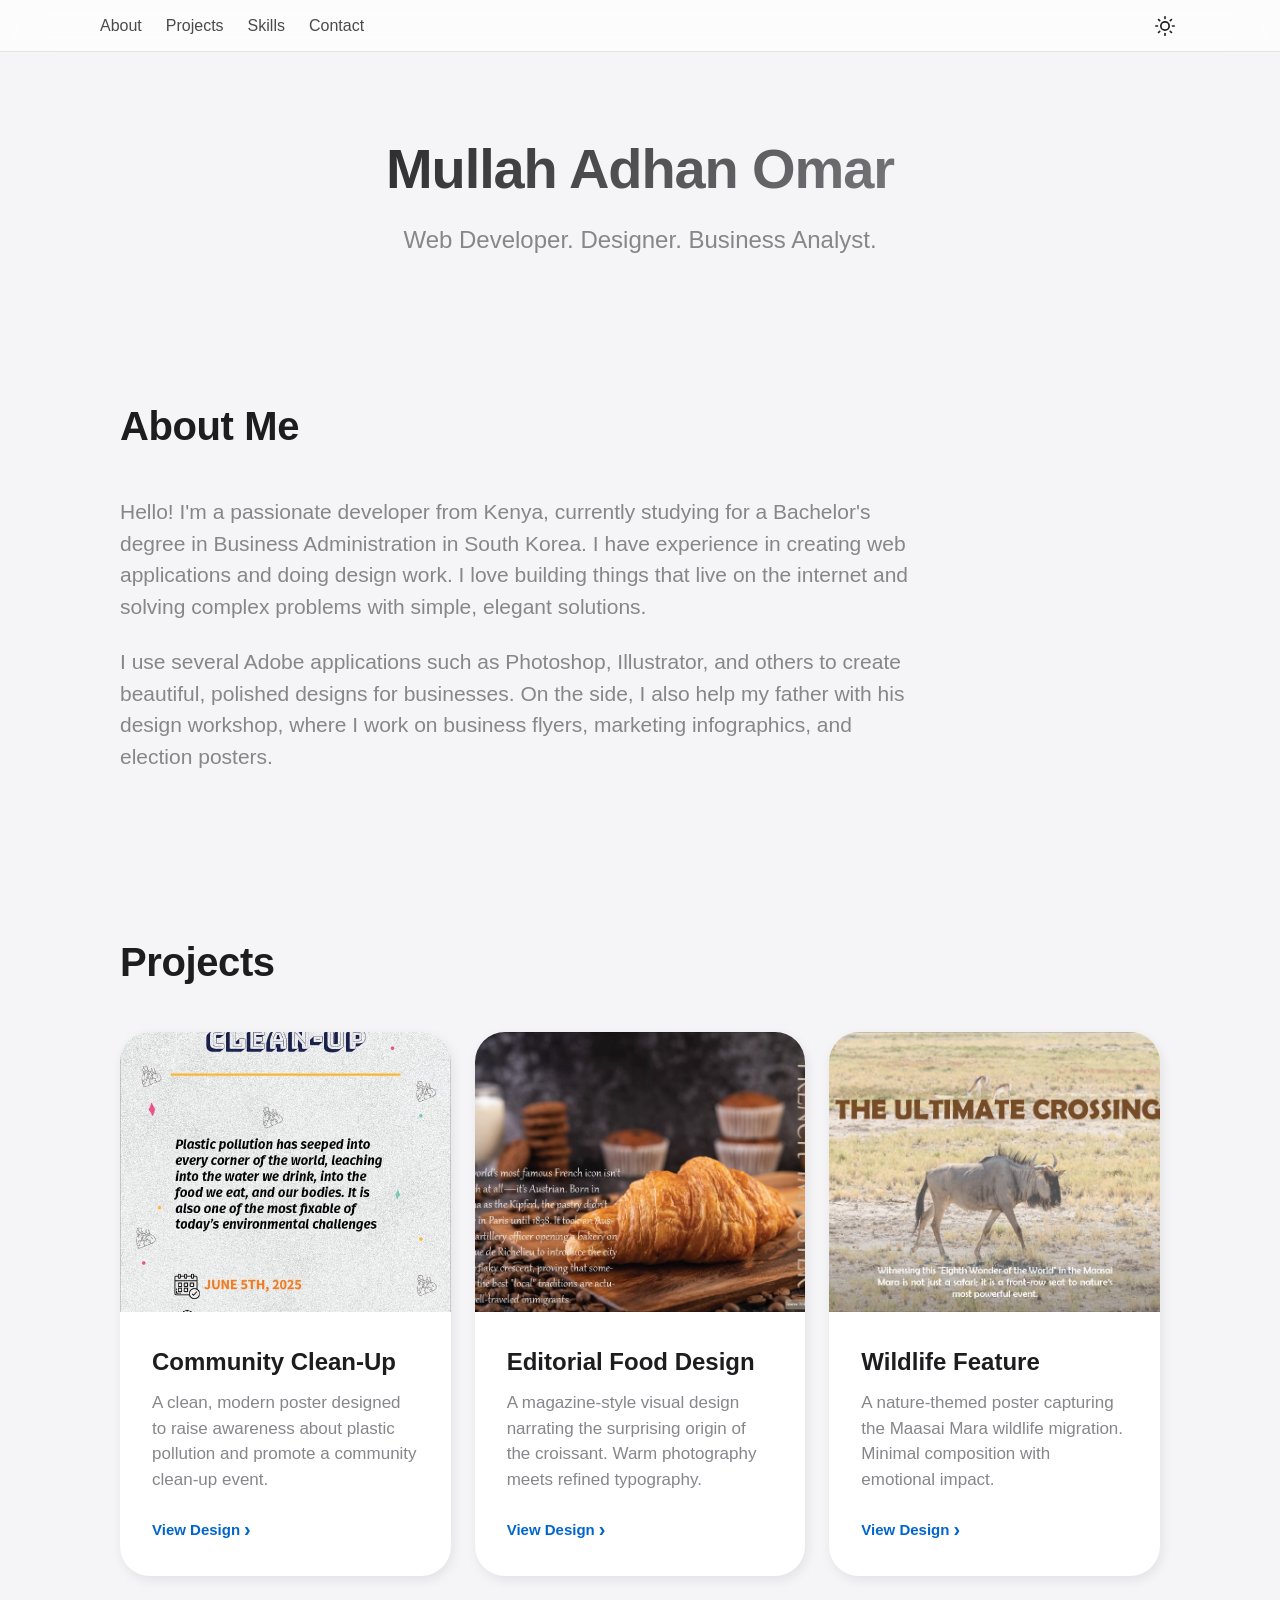
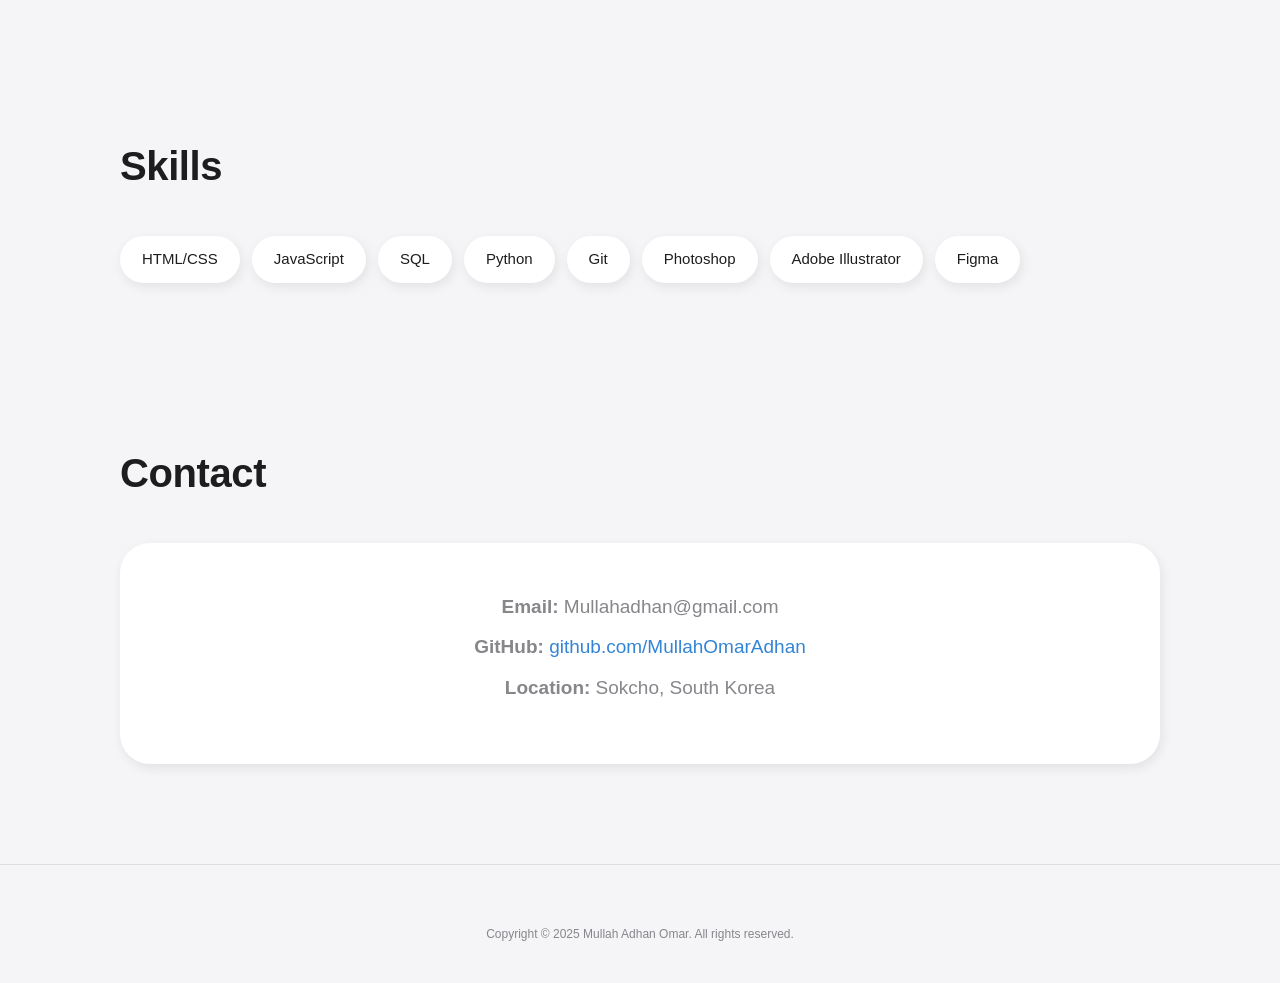
<file: index.html>
<!DOCTYPE html>
<html lang="en" data-theme="light">
<head>
    <meta charset="UTF-8">
    <meta name="viewport" content="width=device-width, initial-scale=1.0">
    <title>Mullah Adhan Omar - Portfolio</title>
    <link rel="stylesheet" href="styles/portfolio.css">
    <link rel="icon" type="image/x-icon" href="/images/favicon.ico">
</head>
<body>

    <nav>
        <div class="nav-links">
            <a href="#about">About</a>
            <a href="#projects">Projects</a>
            <a href="#skills">Skills</a>
            <a href="#contact">Contact</a>
        </div>
        
        <button id="theme-toggle" class="theme-toggle" aria-label="Toggle Dark Mode">
            <svg id="icon-sun" xmlns="http://www.w3.org/2000/svg" width="20" height="20" viewBox="0 0 24 24" fill="none" stroke="currentColor" stroke-width="2" stroke-linecap="round" stroke-linejoin="round" style="display: block;"><circle cx="12" cy="12" r="5"></circle><line x1="12" y1="1" x2="12" y2="3"></line><line x1="12" y1="21" x2="12" y2="23"></line><line x1="4.22" y1="4.22" x2="5.64" y2="5.64"></line><line x1="18.36" y1="18.36" x2="19.78" y2="19.78"></line><line x1="1" y1="12" x2="3" y2="12"></line><line x1="21" y1="12" x2="23" y2="12"></line><line x1="4.22" y1="19.78" x2="5.64" y2="18.36"></line><line x1="18.36" y1="5.64" x2="19.78" y2="4.22"></line></svg>
            <svg id="icon-moon" xmlns="http://www.w3.org/2000/svg" width="20" height="20" viewBox="0 0 24 24" fill="none" stroke="currentColor" stroke-width="2" stroke-linecap="round" stroke-linejoin="round" style="display: none;"><path d="M21 12.79A9 9 0 1 1 11.21 3 7 7 0 0 0 21 12.79z"></path></svg>
        </button>
    </nav>

    <header class="reveal">
        <h1>Mullah Adhan Omar</h1>
        <p>Web Developer. Designer. Business Analyst.</p>
    </header>

    <div class="container">
        <section id="about" class="reveal">
            <h2>About Me</h2>
            <div class="about-content">
                <p>Hello! I'm a passionate developer from Kenya, currently studying for a Bachelor's degree in Business Administration in South Korea. I have experience in creating web applications and doing design work. I love building things that live on the internet and solving complex problems with simple, elegant solutions.</p>
                <p>I use several Adobe applications such as Photoshop, Illustrator, and others to create beautiful, polished designs for businesses. On the side, I also help my father with his design workshop, where I work on business flyers, marketing infographics, and election posters.</p>
            </div>
        </section>

        <section id="projects">
            <h2 class="reveal">Projects</h2>
            <div class="projects">
                <div class="project-card reveal">
                    <img src="images/CommunityCleanUpEnvironmentalPoster.jpeg" alt="Community Clean-Up" class="project-image">
                    <div class="project-content">
                        <h3>Community Clean-Up</h3>
                        <p>A clean, modern poster designed to raise awareness about plastic pollution and promote a community clean-up event.</p>
                        <span class="project-link-fake">View Design</span>
                    </div>
                </div>
                <div class="project-card reveal">
                    <img src="images/EditorialFoodDesign.jpeg" alt="Editorial Food Design" class="project-image">
                    <div class="project-content">
                        <h3>Editorial Food Design</h3>
                        <p>A magazine-style visual design narrating the surprising origin of the croissant. Warm photography meets refined typography.</p>
                        <span class="project-link-fake">View Design</span>
                    </div>
                </div>
                <div class="project-card reveal">
                    <img src="images/CrossingWildlife.jpeg" alt="Wildlife Feature" class="project-image">
                    <div class="project-content">
                        <h3>Wildlife Feature</h3>
                        <p>A nature-themed poster capturing the Maasai Mara wildlife migration. Minimal composition with emotional impact.</p>
                        <span class="project-link-fake">View Design</span>
                    </div>
                </div>
                <!-- <div class="project-card reveal">
                    <img src="images/projectManagement.png" alt="Pan Europa" class="project-image">
                    <div class="project-content">
                        <h3>Pan Europa</h3>
                        <p>Convincing investors to approve budget for the new project</p>
                        <a href="project.html" target="_blank"> <span class="project-link-fake">View Design</span></a>
                    </div>
                </div> -->
                <!-- <div class="project-card reveal">
                    <img src="images/projectManagement.png" alt="Pan Europa" class="project-image">
                    <div class="project-content">
                        <h3>Growth Strategy for Start-Ups</h3>
                        <p>Analysis of Solutions for Scalability, Marketing, And Risk Management</p>
                        <a href="research.html" target="_blank"> <span class="project-link-fake">View Design</span></a>
                    </div>
                </div> -->
            </div>
        </section>

        <section id="skills" class="reveal">
            <h2>Skills</h2>
            <div class="skills-list">
                <span class="skill">HTML/CSS</span>
                <span class="skill">JavaScript</span>
                <!-- <span class="skill">React</span> -->
                <span class="skill">SQL</span>
                <span class="skill">Python</span>
                <span class="skill">Git</span>
                <span class="skill">Photoshop</span>
                <span class="skill">Adobe Illustrator</span>
                <span class="skill">Figma</span>
            </div>
        </section>

        <section id="contact" class="reveal">
            <h2>Contact</h2>
            <div class="contact-info">
                <p><strong>Email:</strong> Mullahadhan@gmail.com</p>
                <p><strong>GitHub:</strong> <a href="https://github.com/OmarMullahAdhan" target="_blank">github.com/MullahOmarAdhan</a></p>
                <p><strong>Location:</strong> Sokcho, South Korea</p>
            </div>
        </section>
    </div>

    <footer>
        <p>Copyright © 2025 Mullah Adhan Omar. All rights reserved.</p>
    </footer>

    <script src="scripts/portfolio.js"></script>
</body>
</html>
</file>
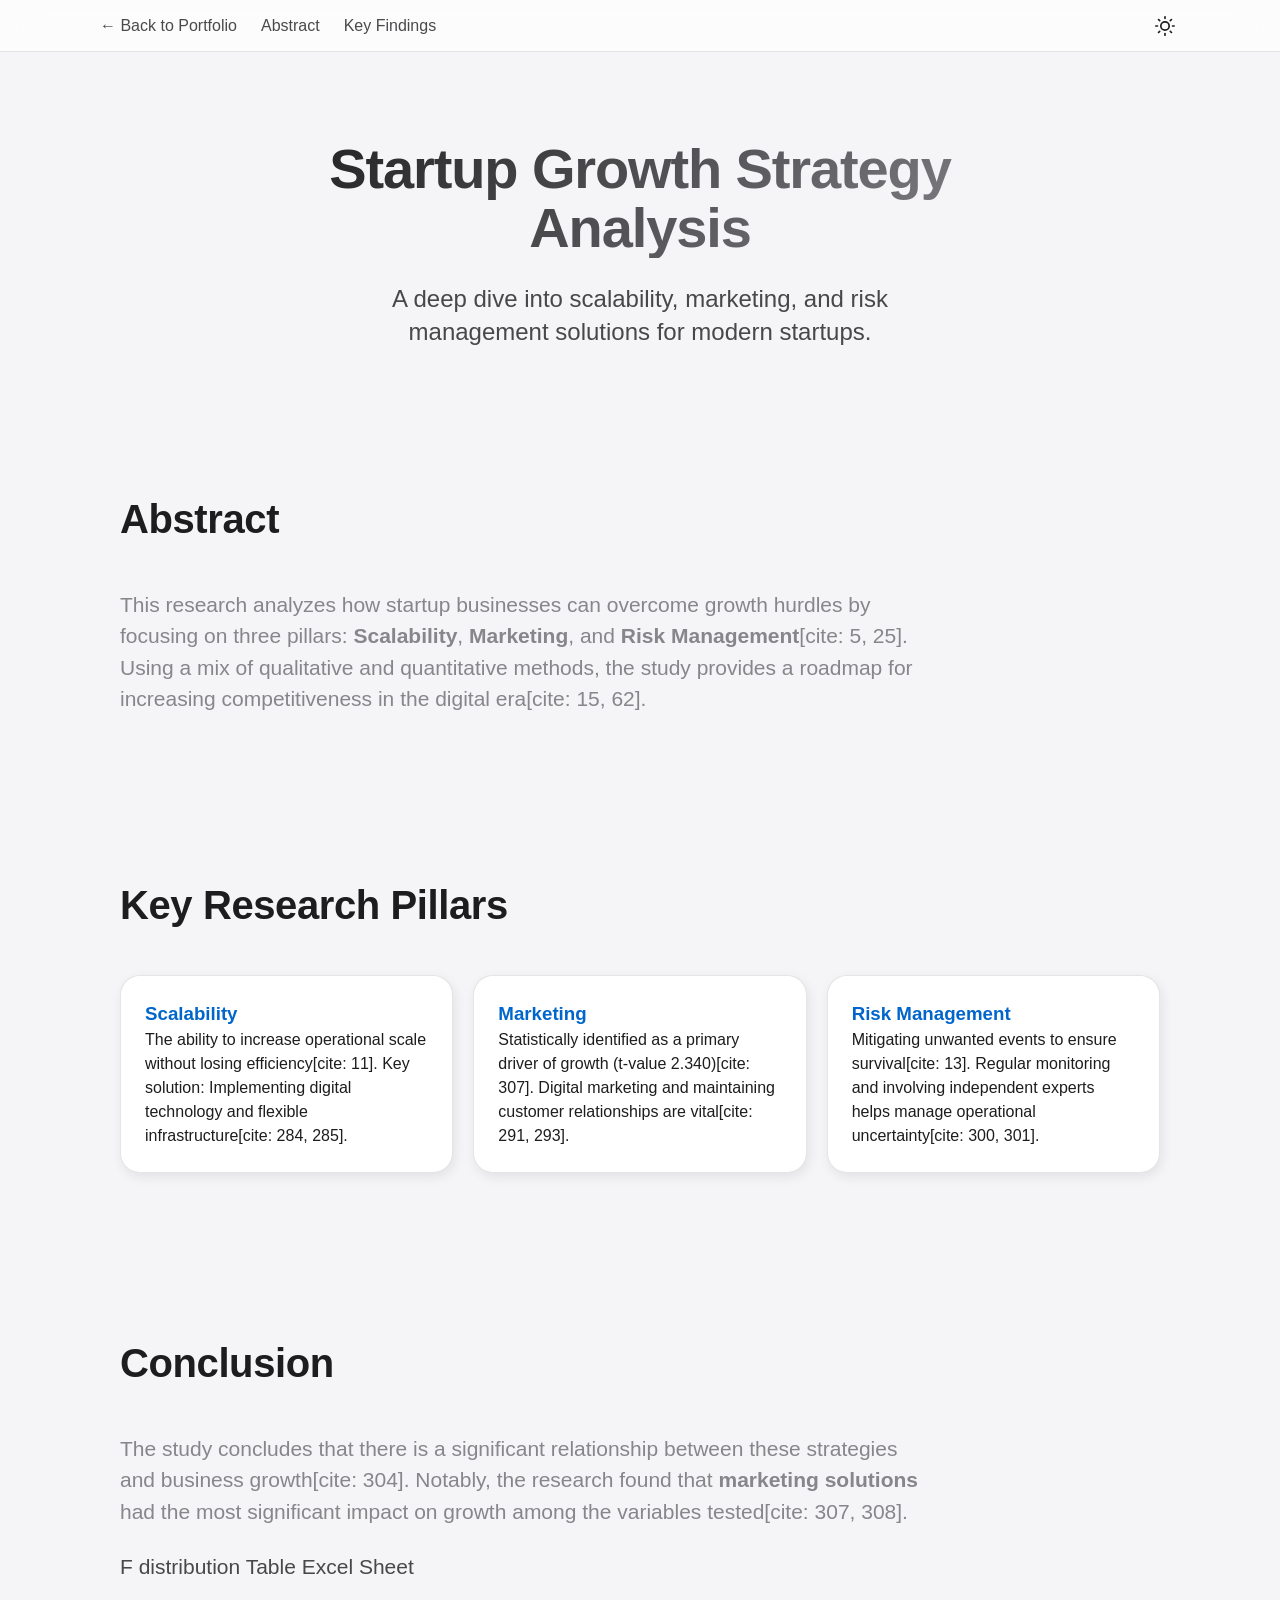
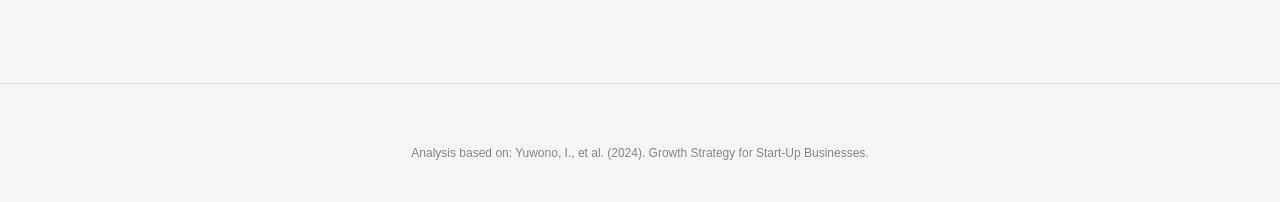
<file: research.html>
<!DOCTYPE html>
<html lang="en" data-theme="light">
<head>
    <meta charset="UTF-8">
    <meta name="viewport" content="width=device-width, initial-scale=1.0">
    <title>Research Analysis - Startup Growth Strategies</title>
    <link rel="stylesheet" href="styles/portfolio.css">
    <style>
        .stat-grid {
            display: grid;
            grid-template-columns: repeat(auto-fit, minmax(250px, 1fr));
            gap: 20px;
            margin-top: 30px;
        }
        .stat-card {
            background: var(--card-bg);
            padding: 24px;
            border-radius: 20px;
            box-shadow: var(--shadow-card);
            border: 1px solid var(--nav-border);
        }
        .highlight-text {
            color: var(--accent-blue);
            font-weight: 700;
        }
    </style>
</head>
<body>

    <nav>
        <div class="nav-links">
            <a href="index.html">← Back to Portfolio</a>
            <a href="#abstract">Abstract</a>
            <a href="#findings">Key Findings</a>
        </div>

        <button id="theme-toggle" class="theme-toggle" aria-label="Toggle Dark Mode">
            <svg id="icon-sun" xmlns="http://www.w3.org/2000/svg" width="20" height="20" viewBox="0 0 24 24" fill="none" stroke="currentColor" stroke-width="2" stroke-linecap="round" stroke-linejoin="round" style="display: block;"><circle cx="12" cy="12" r="5"></circle><line x1="12" y1="1" x2="12" y2="3"></line><line x1="12" y1="21" x2="12" y2="23"></line><line x1="4.22" y1="4.22" x2="5.64" y2="5.64"></line><line x1="18.36" y1="18.36" x2="19.78" y2="19.78"></line><line x1="1" y1="12" x2="3" y2="12"></line><line x1="21" y1="12" x2="23" y2="12"></line><line x1="4.22" y1="19.78" x2="5.64" y2="18.36"></line><line x1="18.36" y1="5.64" x2="19.78" y2="4.22"></line></svg>
            <svg id="icon-moon" xmlns="http://www.w3.org/2000/svg" width="20" height="20" viewBox="0 0 24 24" fill="none" stroke="currentColor" stroke-width="2" stroke-linecap="round" stroke-linejoin="round" style="display: none;"><path d="M21 12.79A9 9 0 1 1 11.21 3 7 7 0 0 0 21 12.79z"></path></svg>
        </button>
    </nav>

    <header class="reveal active">
        <h1>Startup Growth Strategy Analysis</h1>
        <p><a href="https://drive.google.com/file/d/1z6ri7Gc0Cypg-kziW2f3L9iTzehm7tuv/view?usp=sharing" target="_blank">A deep dive into scalability, marketing, and risk management solutions for modern startups.</a></p>
    </header>

    <div class="container">
        <section id="abstract" class="reveal active">
            <h2>Abstract</h2>
            <div class="about-content">
                <p>
                    This research analyzes how startup businesses can overcome growth hurdles by focusing on three pillars: 
                    <strong>Scalability</strong>, <strong>Marketing</strong>, and <strong>Risk Management</strong>[cite: 5, 25]. 
                    Using a mix of qualitative and quantitative methods, the study provides a roadmap for increasing 
                    competitiveness in the digital era[cite: 15, 62].
                </p>
            </div>
        </section>

        <section id="findings" class="reveal active">
            <h2>Key Research Pillars</h2>
            <div class="stat-grid">
                <div class="stat-card">
                    <h3 class="highlight-text">Scalability</h3>
                    <p>The ability to increase operational scale without losing efficiency[cite: 11]. Key solution: 
                    Implementing digital technology and flexible infrastructure[cite: 284, 285].</p>
                </div>
                <div class="stat-card">
                    <h3 class="highlight-text">Marketing</h3>
                    <p>Statistically identified as a primary driver of growth (t-value 2.340)[cite: 307]. 
                    Digital marketing and maintaining customer relationships are vital[cite: 291, 293].</p>
                </div>
                <div class="stat-card">
                    <h3 class="highlight-text">Risk Management</h3>
                    <p>Mitigating unwanted events to ensure survival[cite: 13]. Regular monitoring and 
                    involving independent experts helps manage operational uncertainty[cite: 300, 301].</p>
                </div>
            </div>
        </section>

        <section id="conclusion" class="reveal active">
            <h2>Conclusion</h2>
            <div class="about-content">
                <p>
                    The study concludes that there is a significant relationship between these strategies and business growth[cite: 304]. 
                    Notably, the research found that <strong>marketing solutions</strong> had the most significant 
                    impact on growth among the variables tested[cite: 307, 308].
                </p>
                <p><a href="https://www.saskoer.ca/app/uploads/sites/313/2020/05/F-Distribution-Table.pdf" target="_blank"> F distribution Table Excel Sheet</a></p>
            </div>
        </section>
    </div>

    <footer>
        <p>Analysis based on: Yuwono, I., et al. (2024). Growth Strategy for Start-Up Businesses.</p>
    </footer>

    <script src="scripts/portfolio.js"></script>
</body>
</html>
</file>
<file: styles/portfolio.css>
/* --- CSS Variables for Theming --- */
        :root {
            /* Light Mode (Default) */
            --bg-color: #f5f5f7;
            --card-bg: #ffffff;
            --text-primary: #1d1d1f;
            --text-secondary: #86868b;
            --accent-blue: #0066cc;
            --nav-bg: rgba(255, 255, 255, 0.72);
            --nav-border: rgba(0, 0, 0, 0.1);
            --shadow-card: 2px 4px 12px rgba(0,0,0,0.08);
            --shadow-hover: 0 14px 28px rgba(0,0,0,0.12);
            --transition-speed: 0.3s;
        }

        [data-theme="dark"] {
            /* Apple Dark Mode: True Black Backgrounds */
            --bg-color: #000000;
            --card-bg: #1c1c1e;
            --text-primary: #f5f5f7;
            --text-secondary: #a1a1a6;
            --accent-blue: #2997ff; /* Lighter blue for dark backgrounds */
            --nav-bg: rgba(0, 0, 0, 0.72);
            --nav-border: rgba(255, 255, 255, 0.1);
            --shadow-card: 0 4px 12px rgba(0,0,0,0.5);
            --shadow-hover: 0 0 20px rgba(255, 255, 255, 0.1);
        }

        * {
            margin: 0;
            padding: 0;
            box-sizing: border-box;
        }

        html {
            scroll-behavior: smooth;
        }

        body {
            font-family: -apple-system, BlinkMacSystemFont, "SF Pro Text", "Segoe UI", Roboto, Helvetica, Arial, sans-serif;
            background-color: var(--bg-color);
            color: var(--text-primary);
            line-height: 1.5;
            -webkit-font-smoothing: antialiased;
            transition: background-color 0.5s ease, color 0.5s ease;
        }

        /* --- Sticky Navigation with Glassmorphism --- */
        nav {
            position: fixed;
            top: 0;
            left: 0;
            right: 0;
            z-index: 1000;
            height: 52px;
            background: var(--nav-bg);
            backdrop-filter: blur(20px);
            -webkit-backdrop-filter: blur(20px);
            border-bottom: 1px solid var(--nav-border);
            display: flex;
            justify-content: space-between; /* Changed to space-between to push toggle right */
            align-items: center;
            padding: 0 max(20px, calc(50vw - 540px)); /* Keeps content centered like container */
            transition: background-color 0.5s ease, border-color 0.5s ease;
        }

        .nav-links {
            display: flex;
            gap: 24px;
        }

        nav a {
            color: var(--text-primary);
            text-decoration: none;
            opacity: 0.8;
            transition: opacity 0.2s ease;
            font-weight: 400;
        }

        nav a:hover {
            opacity: 1;
        }

        a {
            color: var(--text-primary);
            text-decoration: none;
            opacity: 0.8;
            transition: opacity 0.2s ease;
            font-weight: 400;
        }

        a:hover {
            opacity: 1;
        }

        /* Toggle Button */
        .theme-toggle {
            background: none;
            border: none;
            cursor: pointer;
            color: var(--text-primary);
            padding: 5px;
            border-radius: 50%;
            display: flex;
            align-items: center;
            justify-content: center;
            transition: transform 0.2s;
        }

        .theme-toggle:hover {
            transform: scale(1.1);
            background: rgba(128, 128, 128, 0.1);
        }

        /* --- Animation Utility --- */
        .reveal {
            opacity: 0;
            transform: translateY(30px);
            transition: all 0.8s cubic-bezier(0.16, 1, 0.3, 1); /* Apple's smooth easing */
        }

        .reveal.active {
            opacity: 1;
            transform: translateY(0);
        }

        /* --- Hero Section --- */
        header {
            padding: 140px 20px 80px;
            text-align: center;
            max-width: 800px;
            margin: 0 auto;
        }

        header h1 {
            font-size: 56px;
            line-height: 1.05;
            font-weight: 700;
            letter-spacing: -0.02em;
            margin-bottom: 24px;
            color: var(--text-primary);
            background: linear-gradient(135deg, var(--text-primary) 0%, var(--text-secondary) 100%);
            background-clip: text;
            -webkit-background-clip: text;
            -webkit-text-fill-color: transparent;
        }

        header p {
            font-size: 24px;
            line-height: 1.4;
            color: var(--text-secondary);
            font-weight: 400;
            max-width: 600px;
            margin: 0 auto;
        }

        /* --- Layout & Sections --- */
        .container {
            max-width: 1080px;
            margin: 0 auto;
            padding: 0 20px;
        }

        section {
            margin-bottom: 100px;
            padding-top: 60px;
        }

        section h2 {
            font-size: 40px;
            font-weight: 700;
            margin-bottom: 40px;
            letter-spacing: -0.01em;
            color: var(--text-primary);
        }

        /* --- About Section --- */
        .about-content {
            font-size: 21px;
            line-height: 1.5;
            color: var(--text-secondary);
            max-width: 800px;
            font-weight: 400;
        }
        
        .about-content p {
            margin-bottom: 24px;
        }

        /* --- Projects (Bento Grid) --- */
        .projects {
            display: grid;
            grid-template-columns: repeat(auto-fit, minmax(320px, 1fr));
            gap: 24px;
        }

        .project-card {
            background: var(--card-bg);
            border-radius: 30px; /* More rounded corners */
            overflow: hidden;
            box-shadow: var(--shadow-card);
            transition: transform 0.4s cubic-bezier(0.25, 1, 0.5, 1), box-shadow 0.4s ease;
            cursor: pointer;
            display: flex;
            flex-direction: column;
            position: relative;
        }

        .project-card:hover {
            transform: scale(1.02);
            box-shadow: var(--shadow-hover);
            z-index: 10;
        }

        .project-image {
            width: 100%;
            height: 280px;
            object-fit: cover;
            transition: opacity 0.3s ease;
        }

        .project-content {
            padding: 32px;
            flex-grow: 1;
            display: flex;
            flex-direction: column;
        }

        .project-card h3 {
            font-size: 24px;
            margin-bottom: 10px;
            font-weight: 600;
            color: var(--text-primary);
        }

        .project-card p {
            font-size: 17px;
            color: var(--text-secondary);
            margin-bottom: 24px;
        }
        
        .project-link-fake {
            margin-top: auto;
            color: var(--accent-blue);
            font-size: 15px;
            font-weight: 600;
            display: inline-flex;
            align-items: center;
        }
        
        .project-link-fake::after {
            content: "›";
            font-size: 20px;
            margin-left: 4px;
            margin-top: -2px;
        }

        /* --- Skills --- */
        .skills-list {
            display: flex;
            flex-wrap: wrap;
            gap: 12px;
        }

        .skill {
            background: var(--card-bg);
            color: var(--text-primary);
            padding: 12px 22px;
            border-radius: 100px; /* Pill shape */
            font-size: 15px;
            font-weight: 500;
            box-shadow: var(--shadow-card);
            transition: background 0.3s, color 0.3s;
        }
        
        .skill:hover {
            color: var(--accent-blue);
        }

        /* --- Contact --- */
        .contact-info {
            background: var(--card-bg);
            padding: 50px;
            border-radius: 30px;
            text-align: center;
            box-shadow: var(--shadow-card);
        }

        .contact-info p {
            font-size: 19px;
            margin-bottom: 12px;
            color: var(--text-secondary);
        }

        .contact-info a {
            color: var(--accent-blue);
            text-decoration: none;
        }
        
        .contact-info a:hover {
            text-decoration: underline;
        }

        footer {
            background: var(--bg-color);
            color: var(--text-secondary);
            text-align: center;
            padding: 60px 0 40px;
            font-size: 12px;
            border-top: 1px solid rgba(128, 128, 128, 0.2);
            margin-top: 60px;
        }

        /* Mobile Optimization */
        @media (max-width: 768px) {
            header h1 { font-size: 40px; }
            header p { font-size: 20px; }
            
            nav { padding: 0 20px; }
            .nav-links { gap: 15px; }
            nav a { font-size: 11px; }
            
            .project-image { height: 220px; }
        }
</file>
